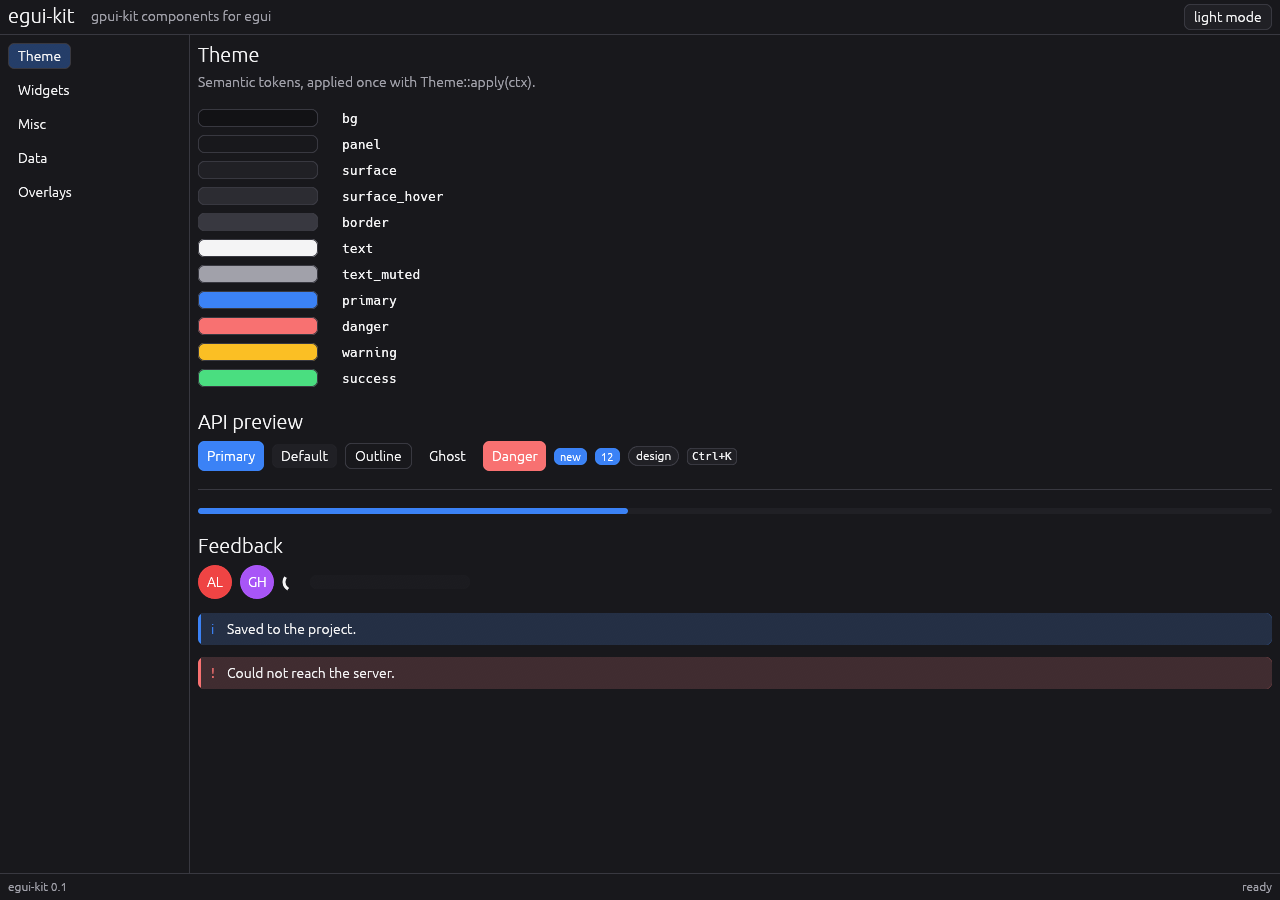
<file: web/dist-check/index.html>
<!doctype html>
<html lang="en">
  <head>
    <meta charset="utf-8" />
    <meta name="viewport" content="width=device-width, initial-scale=1" />
    <title>egui-kit gallery</title>
    <style>
      html,
      body {
        margin: 0;
        height: 100%;
        background: #121215;
        color: #f4f4f5;
        font: 14px/1.4 system-ui, -apple-system, Segoe UI, sans-serif;
      }
      #egui_canvas {
        width: 100%;
        height: 100%;
        display: block;
      }
      #loading {
        position: absolute;
        inset: 0;
        display: grid;
        place-items: center;
        gap: 8px;
        pointer-events: none;
        transition: opacity 0.3s;
      }
      #loading.hidden {
        opacity: 0;
      }
      code {
        font-family: ui-monospace, SFMono-Regular, monospace;
        opacity: 0.7;
      }
    </style>
  </head>
  <body>
    <canvas id="egui_canvas"></canvas>
    <div id="loading">
      <div>loading egui-kit gallery…</div>
      <code>wasm</code>
    </div>
    <script type="module">
      import init from "./gallery.js";
      init()
        .then(() => document.getElementById("loading").classList.add("hidden"))
        .catch((err) => {
          document.getElementById("loading").textContent = "failed to load: " + err;
          console.error(err);
        });
    </script>
  </body>
</html>
</file>
